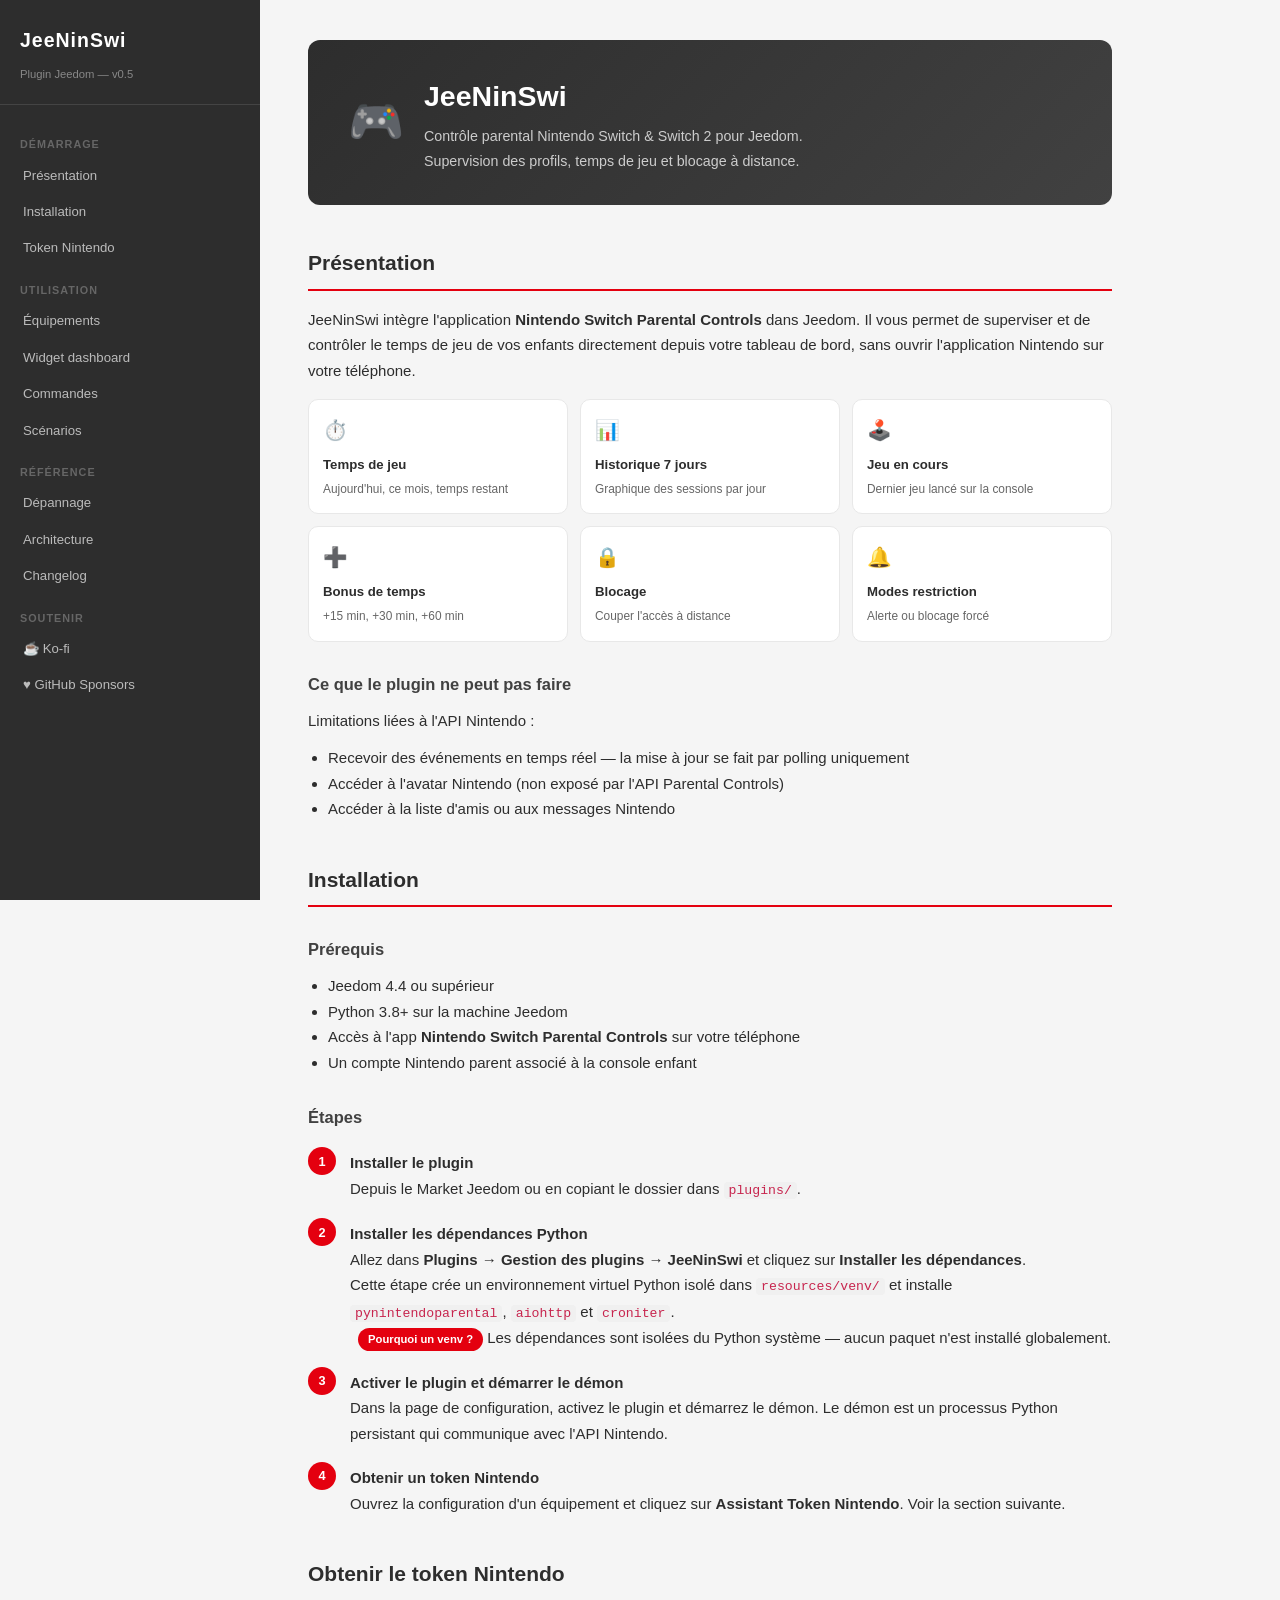
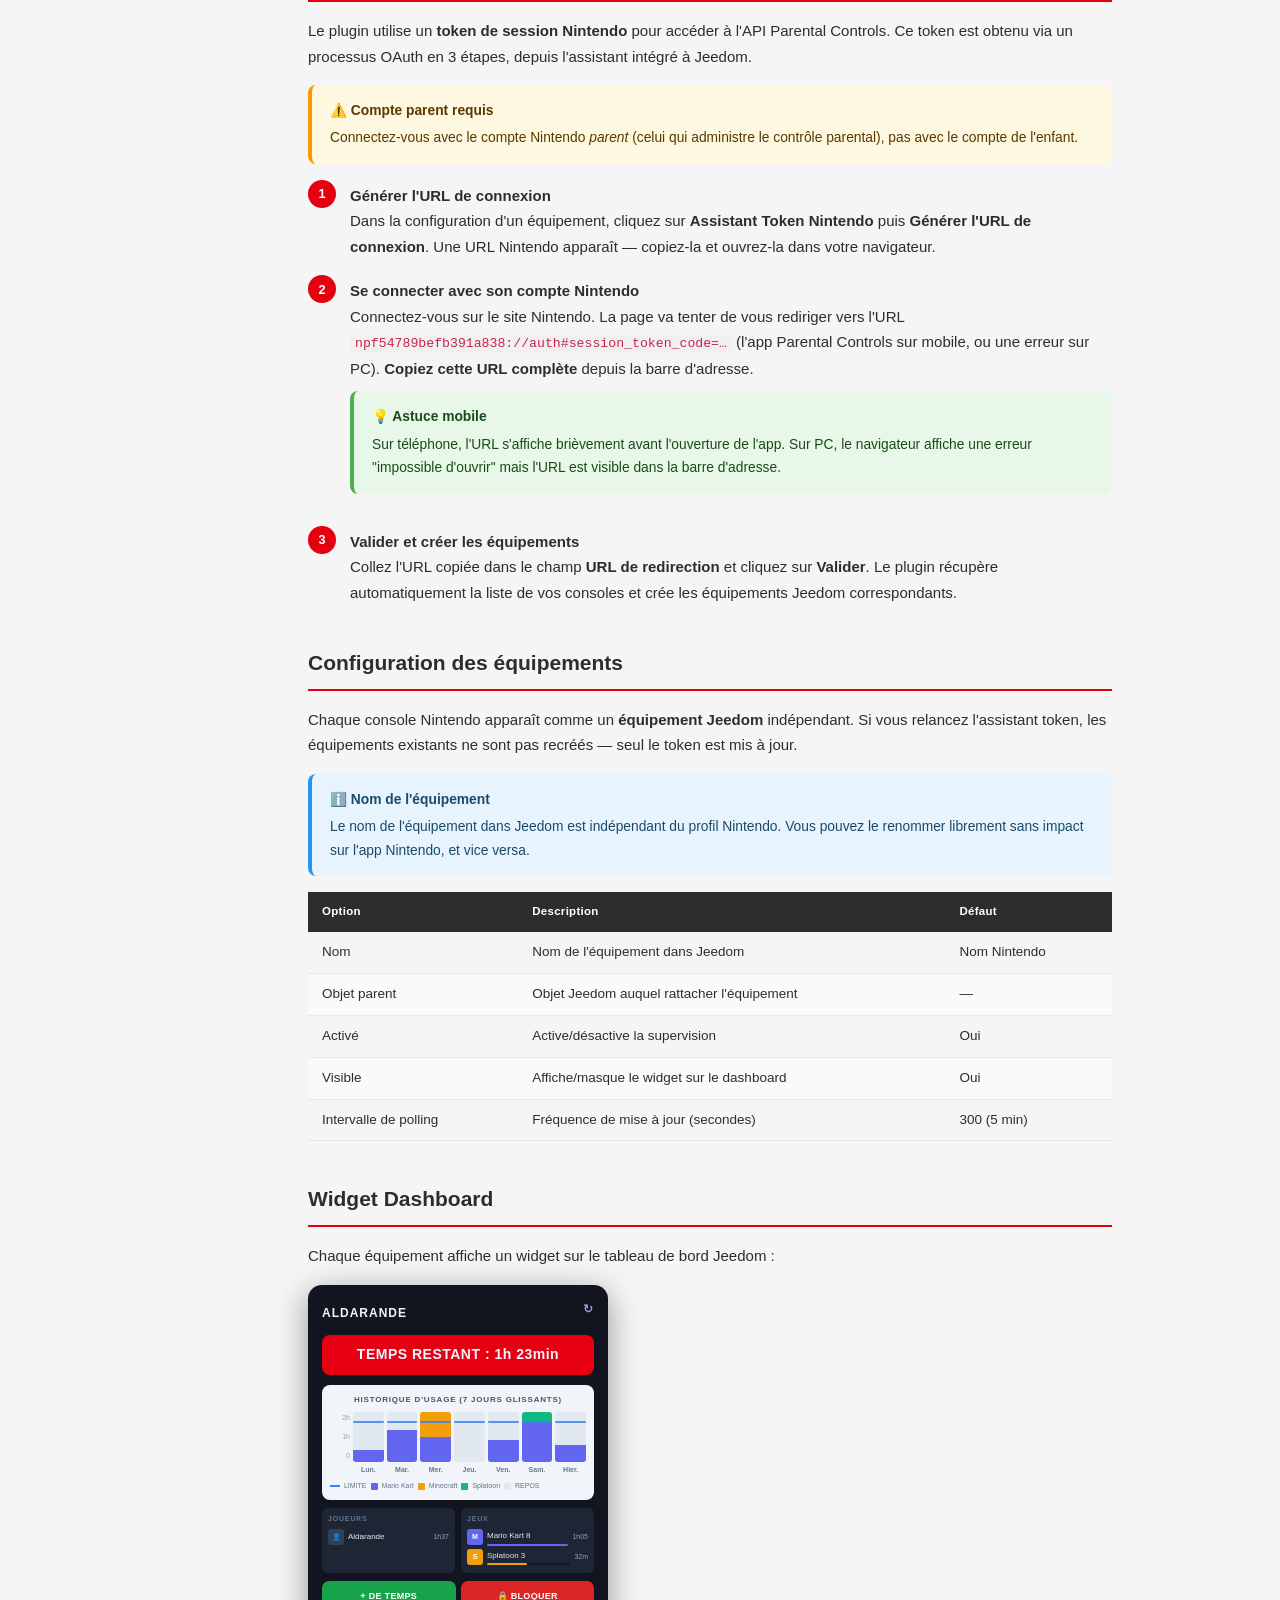
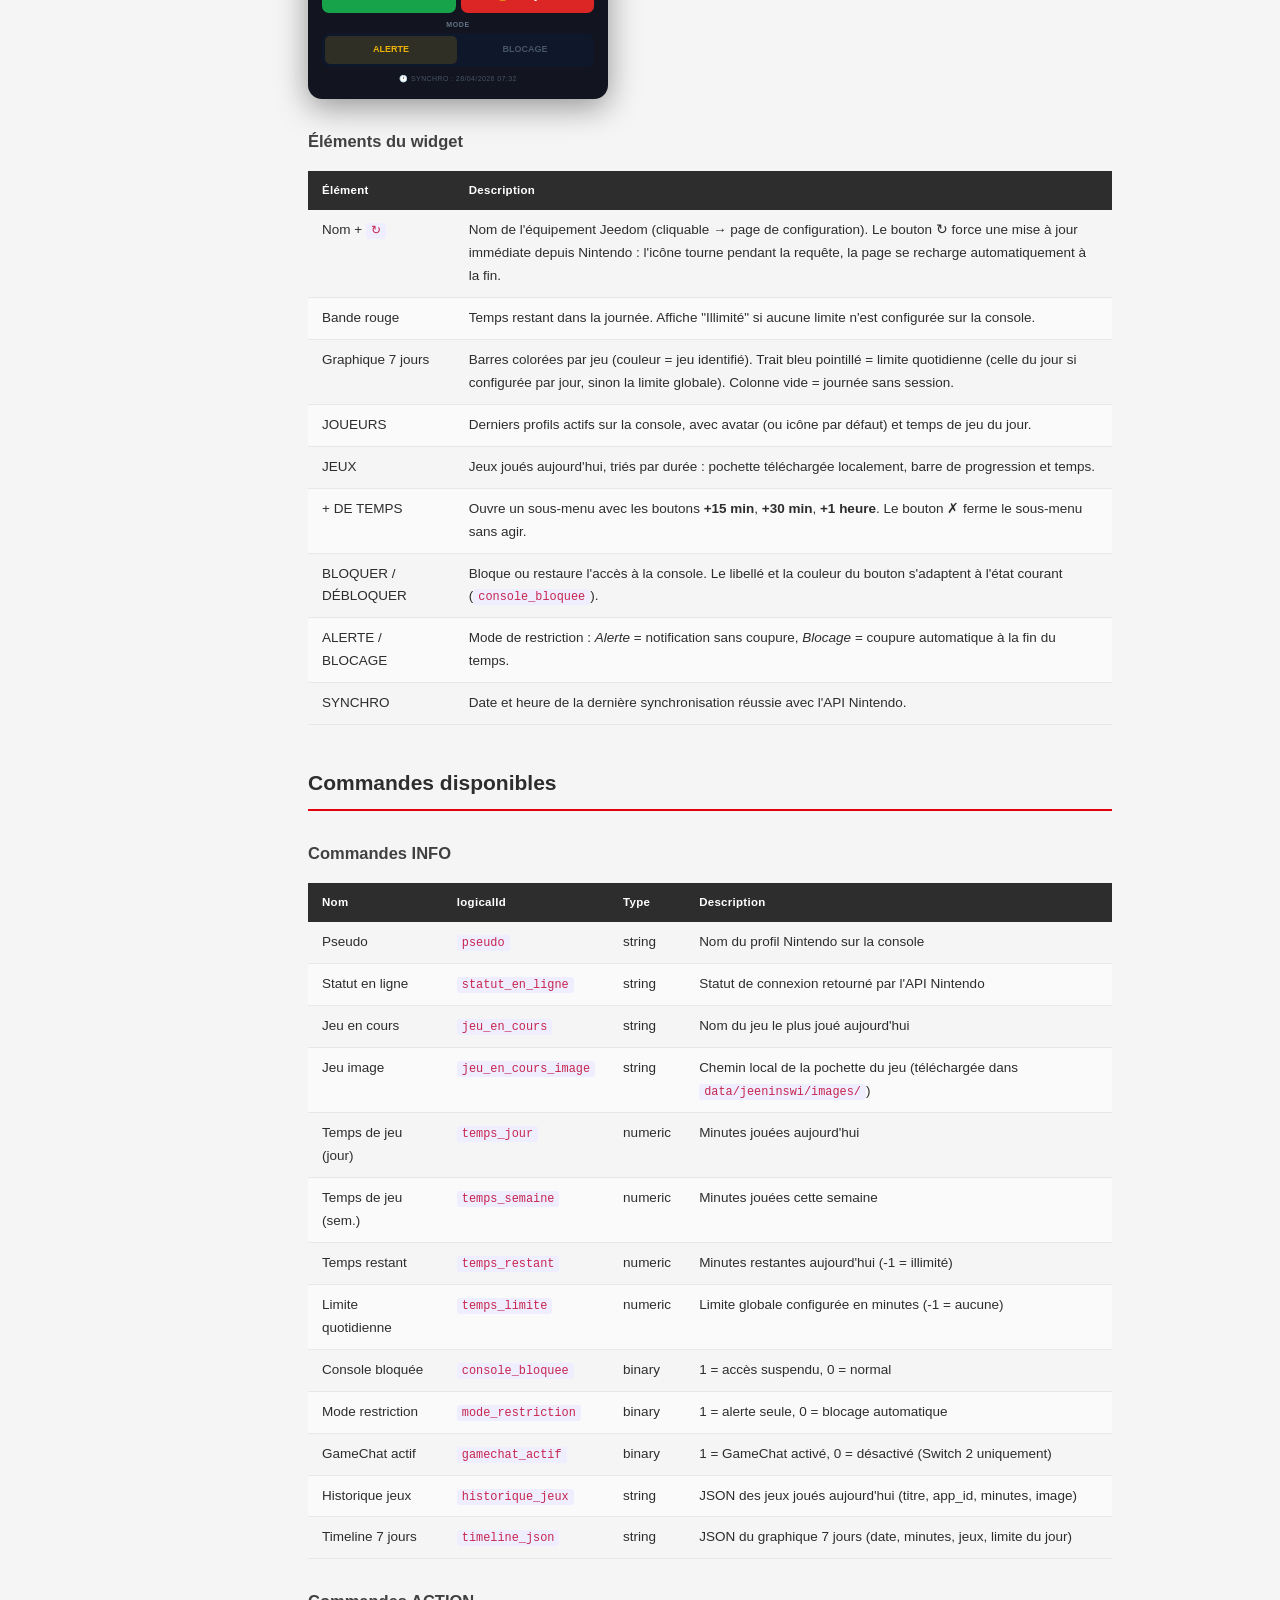
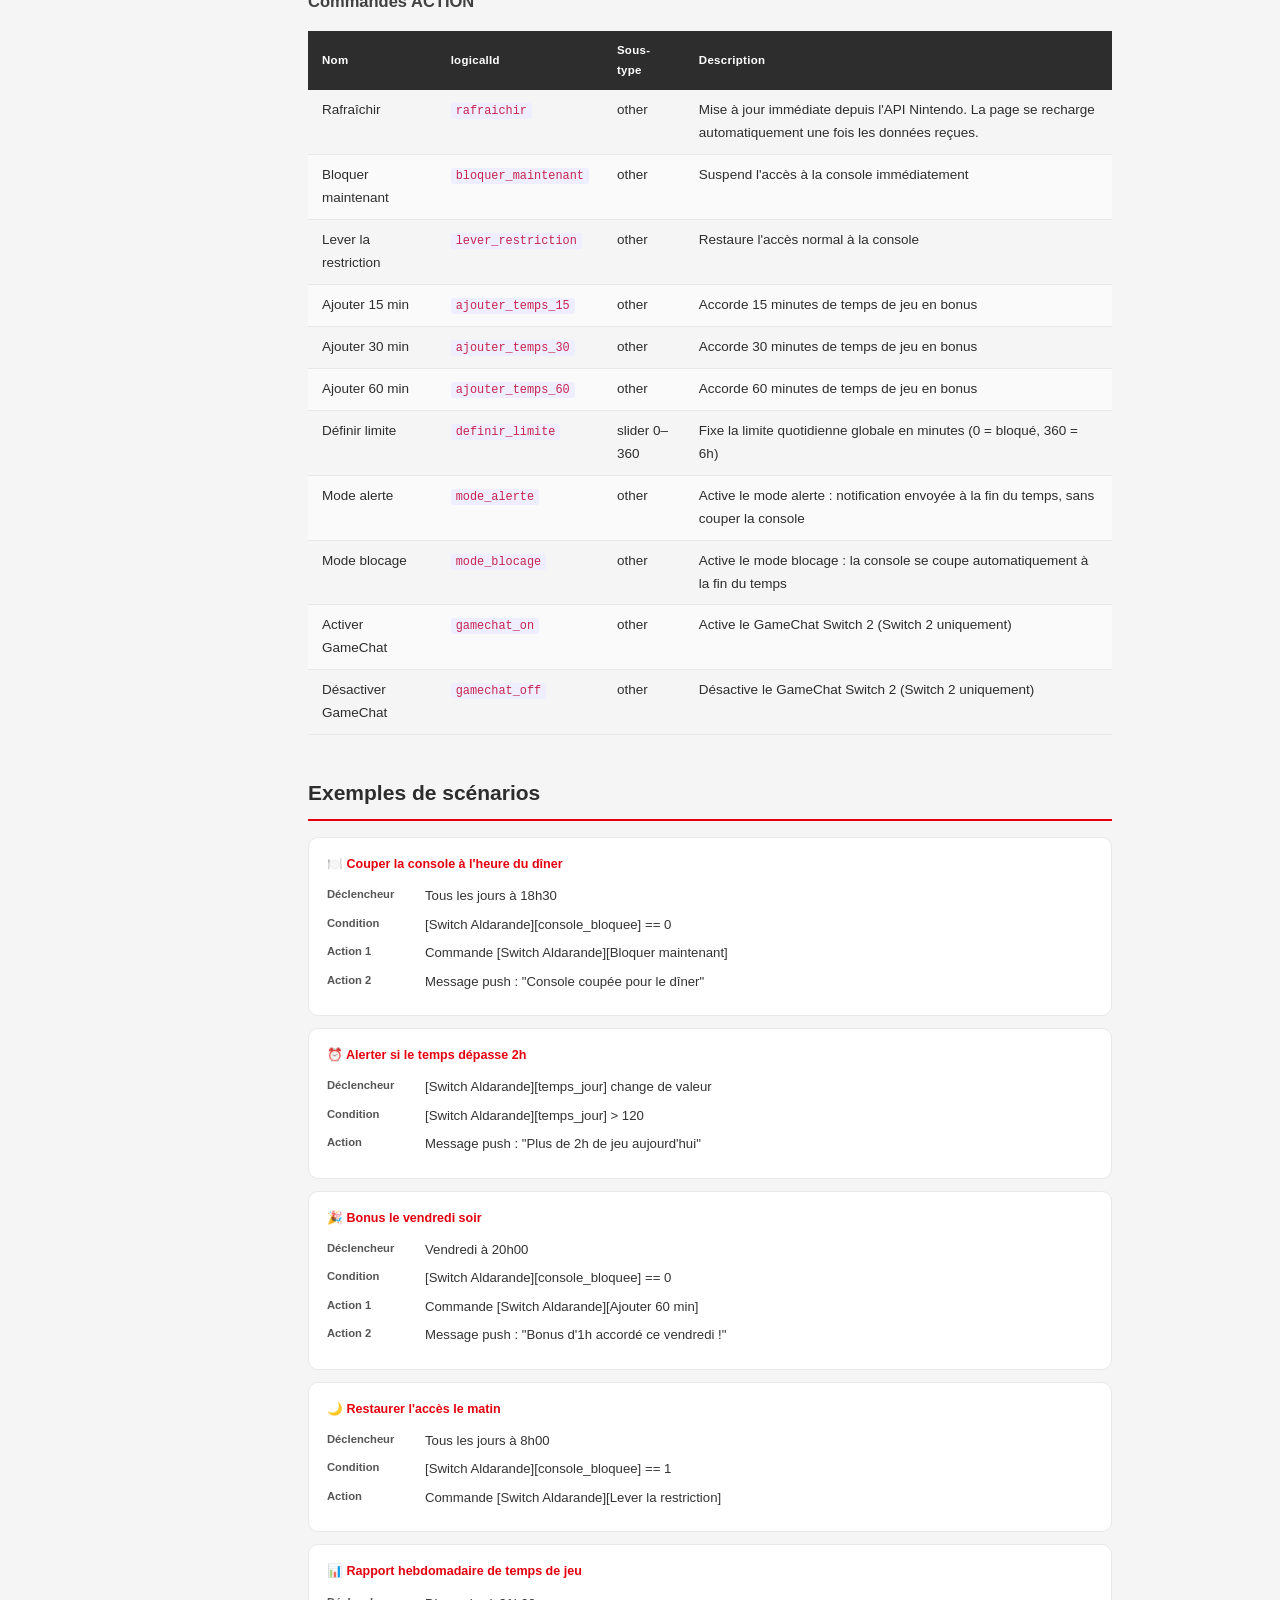
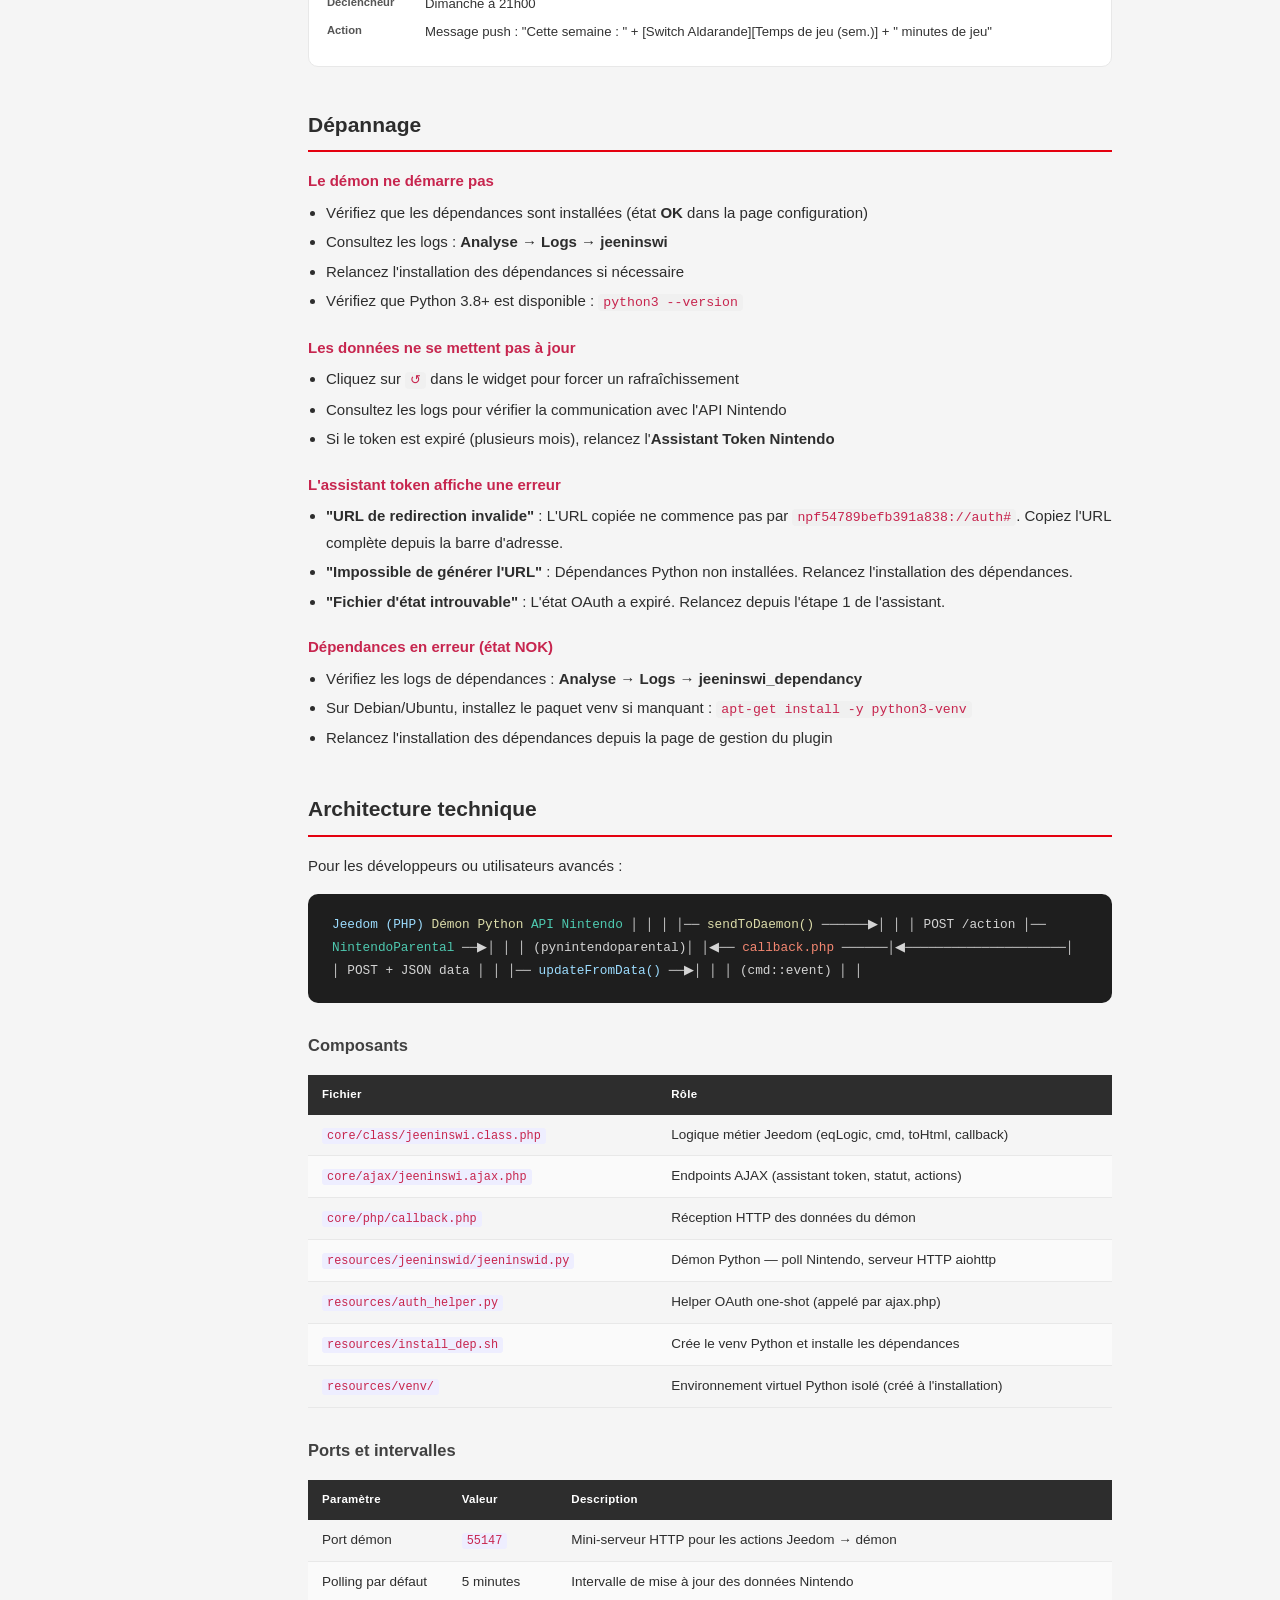
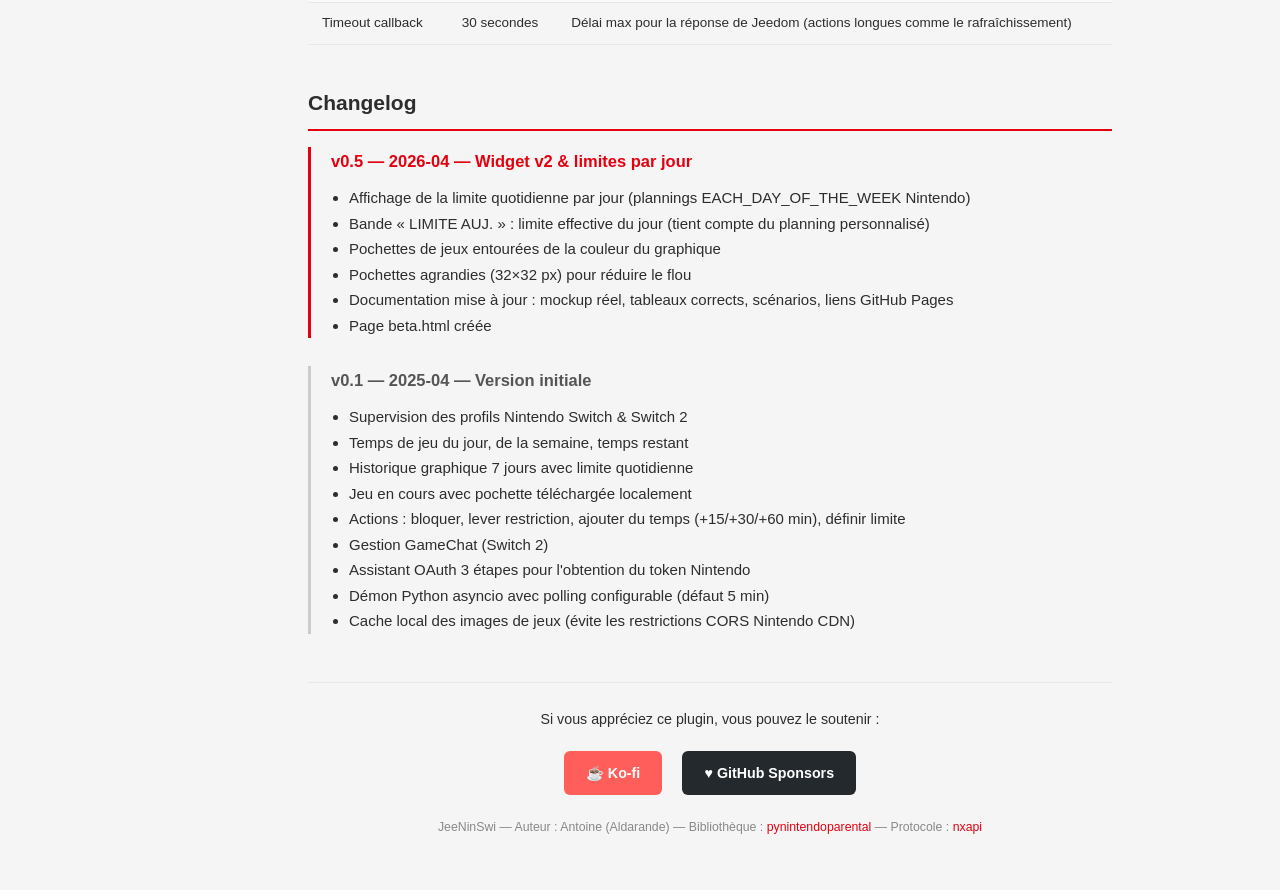
<file: docs/fr_FR/index.html>
<!DOCTYPE html>
<html lang="fr">
<head>
<meta charset="UTF-8">
<meta name="viewport" content="width=device-width, initial-scale=1.0">
<title>JeeNinSwi — Documentation</title>
<style>
  /* ── Reset & base ─────────────────────────────────────────── */
  *, *::before, *::after { box-sizing: border-box; margin: 0; padding: 0; }
  body {
    font-family: -apple-system, BlinkMacSystemFont, 'Segoe UI', Roboto, sans-serif;
    font-size: 15px;
    line-height: 1.7;
    color: #2d2d2d;
    background: #f5f5f5;
  }
  a { color: #E4000F; text-decoration: none; }
  a:hover { text-decoration: underline; }

  /* ── Layout ───────────────────────────────────────────────── */
  .page-wrapper { display: flex; min-height: 100vh; }

  /* Sidebar */
  nav {
    width: 260px;
    flex-shrink: 0;
    background: #2d2d2d;
    color: #ccc;
    padding: 24px 0;
    position: sticky;
    top: 0;
    height: 100vh;
    overflow-y: auto;
  }
  nav .logo {
    padding: 0 20px 20px;
    border-bottom: 1px solid #444;
    margin-bottom: 16px;
  }
  nav .logo h1 {
    font-size: 1.3em;
    font-weight: 900;
    color: #fff;
    letter-spacing: 1px;
  }
  nav .logo .version {
    font-size: 0.75em;
    color: #888;
    margin-top: 2px;
  }
  nav ul { list-style: none; }
  nav ul li a {
    display: block;
    padding: 7px 20px;
    color: #bbb;
    font-size: 0.88em;
    border-left: 3px solid transparent;
    transition: all .15s;
  }
  nav ul li a:hover, nav ul li a.active {
    color: #fff;
    border-left-color: #E4000F;
    background: rgba(255,255,255,.05);
    text-decoration: none;
  }
  nav ul li.section-title {
    padding: 14px 20px 4px;
    font-size: 0.72em;
    font-weight: 700;
    color: #666;
    text-transform: uppercase;
    letter-spacing: 1px;
  }

  /* Main content */
  main {
    flex: 1;
    padding: 40px 48px;
    max-width: 900px;
  }

  /* ── Typography ──────────────────────────────────────────── */
  h1 { font-size: 2em; font-weight: 900; color: #2d2d2d; margin-bottom: 8px; }
  h2 {
    font-size: 1.4em; font-weight: 800; color: #2d2d2d;
    margin: 40px 0 16px;
    padding-bottom: 8px;
    border-bottom: 2px solid #E4000F;
  }
  h3 { font-size: 1.1em; font-weight: 700; color: #414141; margin: 28px 0 10px; }
  h4 { font-size: 0.95em; font-weight: 700; color: #555; margin: 20px 0 8px; }
  p  { margin-bottom: 12px; }

  /* ── Page header ─────────────────────────────────────────── */
  .page-header {
    background: linear-gradient(135deg, #2d2d2d 0%, #414141 100%);
    color: #fff;
    padding: 32px 40px;
    border-radius: 12px;
    margin-bottom: 32px;
    display: flex;
    align-items: center;
    gap: 20px;
  }
  .page-header .icon {
    font-size: 3em;
    flex-shrink: 0;
  }
  .page-header h1 { color: #fff; margin: 0 0 4px; font-size: 1.9em; }
  .page-header p  { color: rgba(255,255,255,.75); margin: 0; font-size: 0.95em; }
  .badge {
    display: inline-block;
    padding: 2px 10px;
    border-radius: 20px;
    font-size: 0.75em;
    font-weight: 700;
    background: #E4000F;
    color: #fff;
    margin-left: 8px;
    vertical-align: middle;
  }

  /* ── Callouts ─────────────────────────────────────────────── */
  .callout {
    padding: 14px 18px;
    border-radius: 8px;
    margin: 16px 0;
    border-left: 4px solid;
    font-size: 0.92em;
  }
  .callout.info    { background: #e8f4fd; border-color: #2196f3; color: #1a4a6b; }
  .callout.tip     { background: #e8f8e8; border-color: #4caf50; color: #1a4a1a; }
  .callout.warning { background: #fff8e1; border-color: #ff9800; color: #5a3800; }
  .callout strong  { display: block; margin-bottom: 4px; }

  /* ── Tables ───────────────────────────────────────────────── */
  table {
    width: 100%;
    border-collapse: collapse;
    margin: 16px 0;
    font-size: 0.9em;
  }
  th {
    background: #2d2d2d;
    color: #fff;
    padding: 10px 14px;
    text-align: left;
    font-weight: 700;
    font-size: 0.85em;
    letter-spacing: 0.3px;
  }
  td { padding: 9px 14px; border-bottom: 1px solid #e8e8e8; vertical-align: top; }
  tr:nth-child(even) td { background: #fafafa; }
  tr:hover td { background: #f0f4ff; }
  td code { background: #eef; padding: 1px 5px; border-radius: 3px; font-size: 0.88em; }

  /* ── Code ─────────────────────────────────────────────────── */
  code {
    font-family: 'SFMono-Regular', Consolas, 'Liberation Mono', Menlo, monospace;
    font-size: 0.88em;
    background: #f0f0f0;
    padding: 1px 5px;
    border-radius: 4px;
    color: #c7254e;
  }
  pre {
    background: #1e1e1e;
    color: #d4d4d4;
    padding: 18px 20px;
    border-radius: 8px;
    overflow-x: auto;
    margin: 16px 0;
    font-size: 0.85em;
    line-height: 1.6;
  }
  pre code { background: none; color: inherit; padding: 0; font-size: inherit; }

  /* ── Steps ────────────────────────────────────────────────── */
  .steps { list-style: none; margin: 16px 0; }
  .steps li {
    display: flex;
    align-items: flex-start;
    gap: 14px;
    margin-bottom: 16px;
  }
  .step-num {
    flex-shrink: 0;
    width: 28px; height: 28px;
    border-radius: 50%;
    background: #E4000F;
    color: #fff;
    font-weight: 900;
    font-size: 0.85em;
    display: flex; align-items: center; justify-content: center;
  }
  .step-body { flex: 1; padding-top: 3px; }

  /* ── Feature grid ─────────────────────────────────────────── */
  .feature-grid {
    display: grid;
    grid-template-columns: repeat(auto-fill, minmax(200px, 1fr));
    gap: 12px;
    margin: 16px 0;
  }
  .feature-card {
    background: #fff;
    border: 1px solid #e8e8e8;
    border-radius: 10px;
    padding: 14px;
    font-size: 0.88em;
  }
  .feature-card .fc-icon { font-size: 1.5em; margin-bottom: 6px; }
  .feature-card .fc-name { font-weight: 700; color: #2d2d2d; }
  .feature-card .fc-desc { color: #666; font-size: 0.9em; margin-top: 3px; }

  /* ── Widget mockup ────────────────────────────────────────── */
  .widget-mockup {
    background: #12151f;
    color: #f0f4ff;
    border-radius: 14px;
    padding: 14px;
    width: 300px;
    font-family: -apple-system, BlinkMacSystemFont, 'Segoe UI', sans-serif;
    font-size: 13px;
    margin: 16px 0;
    box-shadow: 0 8px 32px rgba(0,0,0,.4);
  }
  .wm-hdr { display: flex; justify-content: space-between; align-items: center; margin-bottom: 8px; font-weight: 900; letter-spacing: 1px; font-size: 12px; text-transform: uppercase; }
  .wm-hdr a { color: #f0f4ff; font-size: 12px; }
  .wm-band { background: #e60012; border-radius: 8px; text-align: center; padding: 8px; font-weight: 900; margin-bottom: 10px; font-size: 14px; letter-spacing: 0.5px; }
  .wm-chart { background: #f1f5f9; border-radius: 8px; padding: 8px; margin-bottom: 8px; }
  .wm-chart-title { font-size: 8px; font-weight: 800; color: #475569; text-align: center; text-transform: uppercase; letter-spacing: 0.8px; margin-bottom: 6px; }
  .wm-cgrid { display: flex; gap: 3px; }
  .wm-yax { display: flex; flex-direction: column; justify-content: space-between; font-size: 7px; color: #94a3b8; padding-bottom: 14px; min-width: 20px; text-align: right; }
  .wm-cols { display: flex; gap: 3px; flex: 1; }
  .wm-dcol { display: flex; flex-direction: column; align-items: center; flex: 1; position: relative; }
  .wm-dbar { width: 100%; height: 50px; display: flex; flex-direction: column-reverse; border-radius: 3px; overflow: hidden; background: #e2e8f0; position: relative; }
  .wm-dseg { width: 100%; flex-shrink: 0; }
  .wm-dlbl { font-size: 7px; color: #64748b; margin-top: 2px; font-weight: 600; }
  .wm-limit { position: absolute; left: 0; right: 0; height: 2px; background: #3b82f6; opacity: .85; border-radius: 1px; }
  .wm-leg { display: flex; flex-wrap: wrap; gap: 4px; margin-top: 4px; }
  .wm-leg-item { font-size: 7px; color: #64748b; display: flex; align-items: center; gap: 2px; }
  .wm-leg-sq { width: 7px; height: 7px; border-radius: 1px; flex-shrink: 0; }
  .wm-leg-line { width: 10px; height: 2px; background: #3b82f6; flex-shrink: 0; }
  /* JOUEURS / JEUX */
  .wm-pj { display: flex; gap: 6px; margin-bottom: 8px; }
  .wm-pj-col { flex: 1; background: #1e2535; border-radius: 6px; padding: 5px 6px; }
  .wm-pj-title { font-size: 7px; font-weight: 800; color: #64748b; text-transform: uppercase; letter-spacing: 0.8px; margin-bottom: 4px; }
  .wm-pj-row { display: flex; align-items: center; gap: 4px; margin-bottom: 3px; }
  .wm-pj-img { width: 16px; height: 16px; border-radius: 3px; background: #334155; flex-shrink: 0; display: flex; align-items: center; justify-content: center; font-size: 7px; color: #fff; font-weight: 900; }
  .wm-pj-name { font-size: 8px; flex: 1; white-space: nowrap; overflow: hidden; text-overflow: ellipsis; color: #e2e8f0; }
  .wm-pj-time { font-size: 7px; color: #94a3b8; flex-shrink: 0; }
  .wm-gbar { height: 2px; background: #0f172a; border-radius: 1px; margin-top: 1px; }
  .wm-gfill { height: 100%; border-radius: 1px; }
  /* Actions */
  .wm-acts { display: flex; gap: 5px; margin-bottom: 6px; }
  .wm-ab { flex: 1; border: none; border-radius: 7px; padding: 8px 4px; font-size: 9px; font-weight: 800; text-transform: uppercase; letter-spacing: 0.3px; text-align: center; cursor: default; }
  .wm-ab-g { background: #16a34a; color: #fff; }
  .wm-ab-lock { background: #dc2626; color: #fff; }
  /* Mode */
  .wm-mode-lbl { font-size: 7px; font-weight: 700; color: #64748b; letter-spacing: 0.6px; text-align: center; margin-bottom: 3px; text-transform: uppercase; }
  .wm-seg { display: flex; background: #0f172a; border-radius: 8px; padding: 3px; gap: 2px; margin-bottom: 6px; }
  .wm-sbtn { flex: 1; border: none; border-radius: 5px; padding: 6px 4px; font-size: 9px; font-weight: 800; text-transform: uppercase; text-align: center; cursor: default; color: #475569; background: transparent; }
  .wm-sbtn.on { background: rgba(234,179,8,.15); color: #eab308; }
  .wm-sync { font-size: 7px; color: #475569; text-align: center; letter-spacing: 0.4px; }

  /* ── Scenario box ─────────────────────────────────────────── */
  .scenario {
    background: #fff;
    border: 1px solid #e8e8e8;
    border-radius: 10px;
    padding: 16px 18px;
    margin: 12px 0;
    font-size: 0.88em;
  }
  .scenario h4 { margin: 0 0 10px; color: #E4000F; font-size: 0.95em; }
  .scenario .sc-row { display: flex; gap: 8px; margin-bottom: 6px; }
  .scenario .sc-label { font-weight: 700; color: #555; min-width: 90px; font-size: 0.85em; }
  .scenario .sc-val { color: #333; }

  /* ── Troubleshooting ──────────────────────────────────────── */
  .trouble-item { margin-bottom: 20px; }
  .trouble-item .problem { font-weight: 700; color: #c7254e; margin-bottom: 6px; }
  .trouble-item ul { padding-left: 18px; }
  .trouble-item li { margin-bottom: 4px; }

  /* ── Architecture diagram ─────────────────────────────────── */
  .arch-diagram {
    background: #1e1e1e;
    color: #d4d4d4;
    border-radius: 10px;
    padding: 20px 24px;
    font-family: monospace;
    font-size: 0.85em;
    line-height: 1.8;
    margin: 16px 0;
  }
  .arch-diagram .c-green  { color: #4ec9b0; }
  .arch-diagram .c-yellow { color: #dcdcaa; }
  .arch-diagram .c-blue   { color: #9cdcfe; }
  .arch-diagram .c-red    { color: #f48771; }

  /* ── Responsive ───────────────────────────────────────────── */
  @media (max-width: 768px) {
    nav { display: none; }
    main { padding: 20px 18px; max-width: 100%; }
    .page-header { padding: 20px; }
    .feature-grid { grid-template-columns: 1fr 1fr; }
  }
</style>
</head>
<body>
<div class="page-wrapper">

<!-- ── Sidebar navigation ─────────────────────────────────────────────── -->
<nav>
  <div class="logo">
    <h1>JeeNinSwi</h1>
    <div class="version">Plugin Jeedom — v0.5</div>
  </div>
  <ul>
    <li class="section-title">Démarrage</li>
    <li><a href="#presentation">Présentation</a></li>
    <li><a href="#installation">Installation</a></li>
    <li><a href="#token">Token Nintendo</a></li>

    <li class="section-title">Utilisation</li>
    <li><a href="#equipements">Équipements</a></li>
    <li><a href="#widget">Widget dashboard</a></li>
    <li><a href="#commandes">Commandes</a></li>
    <li><a href="#scenarios">Scénarios</a></li>

    <li class="section-title">Référence</li>
    <li><a href="#depannage">Dépannage</a></li>
    <li><a href="#architecture">Architecture</a></li>
    <li><a href="#changelog">Changelog</a></li>

    <li class="section-title">Soutenir</li>
    <li><a href="https://ko-fi.com/aldarande" target="_blank">☕ Ko-fi</a></li>
    <li><a href="https://github.com/sponsors/Aldarande" target="_blank">♥ GitHub Sponsors</a></li>
  </ul>
</nav>

<!-- ── Main content ───────────────────────────────────────────────────── -->
<main>

  <!-- Header -->
  <div class="page-header">
    <div class="icon">🎮</div>
    <div>
      <h1>JeeNinSwi</h1>
      <p>Contrôle parental Nintendo Switch &amp; Switch 2 pour Jeedom.<br>
         Supervision des profils, temps de jeu et blocage à distance.</p>
    </div>
  </div>

  <!-- ── Présentation ──────────────────────────────────────────────────── -->
  <h2 id="presentation">Présentation</h2>

  <p>JeeNinSwi intègre l'application <strong>Nintendo Switch Parental Controls</strong>
  dans Jeedom. Il vous permet de superviser et de contrôler le temps de jeu de vos
  enfants directement depuis votre tableau de bord, sans ouvrir l'application
  Nintendo sur votre téléphone.</p>

  <div class="feature-grid">
    <div class="feature-card">
      <div class="fc-icon">⏱️</div>
      <div class="fc-name">Temps de jeu</div>
      <div class="fc-desc">Aujourd'hui, ce mois, temps restant</div>
    </div>
    <div class="feature-card">
      <div class="fc-icon">📊</div>
      <div class="fc-name">Historique 7 jours</div>
      <div class="fc-desc">Graphique des sessions par jour</div>
    </div>
    <div class="feature-card">
      <div class="fc-icon">🕹️</div>
      <div class="fc-name">Jeu en cours</div>
      <div class="fc-desc">Dernier jeu lancé sur la console</div>
    </div>
    <div class="feature-card">
      <div class="fc-icon">➕</div>
      <div class="fc-name">Bonus de temps</div>
      <div class="fc-desc">+15 min, +30 min, +60 min</div>
    </div>
    <div class="feature-card">
      <div class="fc-icon">🔒</div>
      <div class="fc-name">Blocage</div>
      <div class="fc-desc">Couper l'accès à distance</div>
    </div>
    <div class="feature-card">
      <div class="fc-icon">🔔</div>
      <div class="fc-name">Modes restriction</div>
      <div class="fc-desc">Alerte ou blocage forcé</div>
    </div>
  </div>

  <h3>Ce que le plugin ne peut pas faire</h3>
  <p>Limitations liées à l'API Nintendo :</p>
  <ul style="padding-left:20px;margin-bottom:12px;">
    <li>Recevoir des événements en temps réel — la mise à jour se fait par polling uniquement</li>
    <li>Accéder à l'avatar Nintendo (non exposé par l'API Parental Controls)</li>
    <li>Accéder à la liste d'amis ou aux messages Nintendo</li>
  </ul>

  <!-- ── Installation ─────────────────────────────────────────────────── -->
  <h2 id="installation">Installation</h2>

  <h3>Prérequis</h3>
  <ul style="padding-left:20px;margin-bottom:12px;">
    <li>Jeedom 4.4 ou supérieur</li>
    <li>Python 3.8+ sur la machine Jeedom</li>
    <li>Accès à l'app <strong>Nintendo Switch Parental Controls</strong> sur votre téléphone</li>
    <li>Un compte Nintendo parent associé à la console enfant</li>
  </ul>

  <h3>Étapes</h3>
  <ol class="steps">
    <li>
      <div class="step-num">1</div>
      <div class="step-body">
        <strong>Installer le plugin</strong><br>
        Depuis le Market Jeedom ou en copiant le dossier dans <code>plugins/</code>.
      </div>
    </li>
    <li>
      <div class="step-num">2</div>
      <div class="step-body">
        <strong>Installer les dépendances Python</strong><br>
        Allez dans <strong>Plugins → Gestion des plugins → JeeNinSwi</strong>
        et cliquez sur <strong>Installer les dépendances</strong>.<br>
        Cette étape crée un environnement virtuel Python isolé dans
        <code>resources/venv/</code> et installe <code>pynintendoparental</code>,
        <code>aiohttp</code> et <code>croniter</code>.<br>
        <span class="badge">Pourquoi un venv ?</span>
        Les dépendances sont isolées du Python système — aucun paquet n'est
        installé globalement.
      </div>
    </li>
    <li>
      <div class="step-num">3</div>
      <div class="step-body">
        <strong>Activer le plugin et démarrer le démon</strong><br>
        Dans la page de configuration, activez le plugin et démarrez le démon.
        Le démon est un processus Python persistant qui communique avec l'API Nintendo.
      </div>
    </li>
    <li>
      <div class="step-num">4</div>
      <div class="step-body">
        <strong>Obtenir un token Nintendo</strong><br>
        Ouvrez la configuration d'un équipement et cliquez sur
        <strong>Assistant Token Nintendo</strong>. Voir la section suivante.
      </div>
    </li>
  </ol>

  <!-- ── Token Nintendo ────────────────────────────────────────────────── -->
  <h2 id="token">Obtenir le token Nintendo</h2>

  <p>Le plugin utilise un <strong>token de session Nintendo</strong> pour accéder à
  l'API Parental Controls. Ce token est obtenu via un processus OAuth en 3 étapes,
  depuis l'assistant intégré à Jeedom.</p>

  <div class="callout warning">
    <strong>⚠️ Compte parent requis</strong>
    Connectez-vous avec le compte Nintendo <em>parent</em> (celui qui administre
    le contrôle parental), pas avec le compte de l'enfant.
  </div>

  <ol class="steps">
    <li>
      <div class="step-num">1</div>
      <div class="step-body">
        <strong>Générer l'URL de connexion</strong><br>
        Dans la configuration d'un équipement, cliquez sur
        <strong>Assistant Token Nintendo</strong> puis
        <strong>Générer l'URL de connexion</strong>.
        Une URL Nintendo apparaît — copiez-la et ouvrez-la dans votre navigateur.
      </div>
    </li>
    <li>
      <div class="step-num">2</div>
      <div class="step-body">
        <strong>Se connecter avec son compte Nintendo</strong><br>
        Connectez-vous sur le site Nintendo. La page va tenter de vous rediriger
        vers l'URL <code>npf54789befb391a838://auth#session_token_code=…</code>
        (l'app Parental Controls sur mobile, ou une erreur sur PC).
        <strong>Copiez cette URL complète</strong> depuis la barre d'adresse.
        <div class="callout tip" style="margin-top:10px;">
          <strong>💡 Astuce mobile</strong>
          Sur téléphone, l'URL s'affiche brièvement avant l'ouverture de l'app.
          Sur PC, le navigateur affiche une erreur "impossible d'ouvrir" mais
          l'URL est visible dans la barre d'adresse.
        </div>
      </div>
    </li>
    <li>
      <div class="step-num">3</div>
      <div class="step-body">
        <strong>Valider et créer les équipements</strong><br>
        Collez l'URL copiée dans le champ <strong>URL de redirection</strong>
        et cliquez sur <strong>Valider</strong>.
        Le plugin récupère automatiquement la liste de vos consoles et crée
        les équipements Jeedom correspondants.
      </div>
    </li>
  </ol>

  <!-- ── Équipements ───────────────────────────────────────────────────── -->
  <h2 id="equipements">Configuration des équipements</h2>

  <p>Chaque console Nintendo apparaît comme un <strong>équipement Jeedom</strong>
  indépendant. Si vous relancez l'assistant token, les équipements existants
  ne sont pas recréés — seul le token est mis à jour.</p>

  <div class="callout info">
    <strong>ℹ️ Nom de l'équipement</strong>
    Le nom de l'équipement dans Jeedom est indépendant du profil Nintendo.
    Vous pouvez le renommer librement sans impact sur l'app Nintendo,
    et vice versa.
  </div>

  <table>
    <thead><tr><th>Option</th><th>Description</th><th>Défaut</th></tr></thead>
    <tbody>
      <tr><td>Nom</td><td>Nom de l'équipement dans Jeedom</td><td>Nom Nintendo</td></tr>
      <tr><td>Objet parent</td><td>Objet Jeedom auquel rattacher l'équipement</td><td>—</td></tr>
      <tr><td>Activé</td><td>Active/désactive la supervision</td><td>Oui</td></tr>
      <tr><td>Visible</td><td>Affiche/masque le widget sur le dashboard</td><td>Oui</td></tr>
      <tr><td>Intervalle de polling</td><td>Fréquence de mise à jour (secondes)</td><td>300 (5 min)</td></tr>
    </tbody>
  </table>

  <!-- ── Widget ─────────────────────────────────────────────────────────── -->
  <h2 id="widget">Widget Dashboard</h2>

  <p>Chaque équipement affiche un widget sur le tableau de bord Jeedom :</p>

  <!-- Widget mockup -->
  <div class="widget-mockup">
    <!-- Header -->
    <div class="wm-hdr">
      <span>ALDARANDE</span>
      <span class="wm-hdr a" style="color:#8b9ec7;font-size:12px;">&#8635;</span>
    </div>
    <!-- Temps restant -->
    <div class="wm-band">TEMPS RESTANT&nbsp;: 1h 23min</div>
    <!-- Chart 7 jours -->
    <div class="wm-chart">
      <div class="wm-chart-title">HISTORIQUE D'USAGE (7 JOURS GLISSANTS)</div>
      <div class="wm-cgrid">
        <div class="wm-yax"><span>2h</span><span>1h</span><span>0</span></div>
        <div class="wm-cols">
          <!-- 7 colonnes : jours de la semaine -->
          <div class="wm-dcol">
            <div class="wm-dbar"><div class="wm-dseg" style="height:25%;background:#6366f1"></div></div>
            <div class="wm-limit" style="bottom:calc(14px + 39px)"></div>
            <div class="wm-dlbl">Lun.</div>
          </div>
          <div class="wm-dcol">
            <div class="wm-dbar"><div class="wm-dseg" style="height:65%;background:#6366f1"></div></div>
            <div class="wm-limit" style="bottom:calc(14px + 39px)"></div>
            <div class="wm-dlbl">Mar.</div>
          </div>
          <div class="wm-dcol">
            <div class="wm-dbar">
              <div class="wm-dseg" style="height:50%;background:#6366f1"></div>
              <div class="wm-dseg" style="height:60%;background:#f59e0b"></div>
            </div>
            <div class="wm-limit" style="bottom:calc(14px + 39px)"></div>
            <div class="wm-dlbl">Mer.</div>
          </div>
          <div class="wm-dcol">
            <div class="wm-dbar"></div>
            <div class="wm-limit" style="bottom:calc(14px + 39px)"></div>
            <div class="wm-dlbl">Jeu.</div>
          </div>
          <div class="wm-dcol">
            <div class="wm-dbar"><div class="wm-dseg" style="height:45%;background:#6366f1"></div></div>
            <div class="wm-limit" style="bottom:calc(14px + 39px)"></div>
            <div class="wm-dlbl">Ven.</div>
          </div>
          <div class="wm-dcol">
            <div class="wm-dbar">
              <div class="wm-dseg" style="height:80%;background:#6366f1"></div>
              <div class="wm-dseg" style="height:30%;background:#10b981"></div>
            </div>
            <div class="wm-limit" style="bottom:calc(14px + 39px)"></div>
            <div class="wm-dlbl">Sam.</div>
          </div>
          <div class="wm-dcol">
            <div class="wm-dbar"><div class="wm-dseg" style="height:35%;background:#6366f1"></div></div>
            <div class="wm-limit" style="bottom:calc(14px + 39px)"></div>
            <div class="wm-dlbl">Hier.</div>
          </div>
        </div>
      </div>
      <div class="wm-leg">
        <span class="wm-leg-item"><span class="wm-leg-line"></span>&nbsp;LIMITE</span>
        <span class="wm-leg-item"><span class="wm-leg-sq" style="background:#6366f1"></span>&nbsp;Mario Kart</span>
        <span class="wm-leg-item"><span class="wm-leg-sq" style="background:#f59e0b"></span>&nbsp;Minecraft</span>
        <span class="wm-leg-item"><span class="wm-leg-sq" style="background:#10b981"></span>&nbsp;Splatoon</span>
        <span class="wm-leg-item"><span class="wm-leg-sq" style="background:#e2e8f0"></span>&nbsp;REPOS</span>
      </div>
    </div>
    <!-- JOUEURS / JEUX -->
    <div class="wm-pj">
      <div class="wm-pj-col">
        <div class="wm-pj-title">JOUEURS</div>
        <div class="wm-pj-row">
          <div class="wm-pj-img">👤</div>
          <div class="wm-pj-name">Aldarande</div>
          <span class="wm-pj-time">1h37</span>
        </div>
      </div>
      <div class="wm-pj-col">
        <div class="wm-pj-title">JEUX</div>
        <div class="wm-pj-row">
          <div class="wm-pj-img" style="background:#6366f1">M</div>
          <div style="flex:1">
            <div class="wm-pj-name">Mario Kart 8</div>
            <div class="wm-gbar"><div class="wm-gfill" style="width:100%;background:#6366f1"></div></div>
          </div>
          <span class="wm-pj-time">1h05</span>
        </div>
        <div class="wm-pj-row">
          <div class="wm-pj-img" style="background:#f59e0b">S</div>
          <div style="flex:1">
            <div class="wm-pj-name">Splatoon 3</div>
            <div class="wm-gbar"><div class="wm-gfill" style="width:48%;background:#f59e0b"></div></div>
          </div>
          <span class="wm-pj-time">32m</span>
        </div>
      </div>
    </div>
    <!-- Boutons actions -->
    <div class="wm-acts">
      <div class="wm-ab wm-ab-g">+ DE TEMPS</div>
      <div class="wm-ab wm-ab-lock">🔒 BLOQUER</div>
    </div>
    <!-- Mode restriction -->
    <div class="wm-mode-lbl">MODE</div>
    <div class="wm-seg">
      <div class="wm-sbtn on">ALERTE</div>
      <div class="wm-sbtn">BLOCAGE</div>
    </div>
    <!-- Synchro -->
    <div class="wm-sync">🕐 SYNCHRO&nbsp;: 28/04/2026 07:32</div>
  </div>

  <h3>Éléments du widget</h3>
  <table>
    <thead><tr><th>Élément</th><th>Description</th></tr></thead>
    <tbody>
      <tr><td>Nom + <code>&#8635;</code></td><td>Nom de l'équipement Jeedom (cliquable → page de configuration). Le bouton ↻ force une mise à jour immédiate depuis Nintendo : l'icône tourne pendant la requête, la page se recharge automatiquement à la fin.</td></tr>
      <tr><td>Bande rouge</td><td>Temps restant dans la journée. Affiche "Illimité" si aucune limite n'est configurée sur la console.</td></tr>
      <tr><td>Graphique 7 jours</td><td>Barres colorées par jeu (couleur = jeu identifié). Trait bleu pointillé = limite quotidienne (celle du jour si configurée par jour, sinon la limite globale). Colonne vide = journée sans session.</td></tr>
      <tr><td>JOUEURS</td><td>Derniers profils actifs sur la console, avec avatar (ou icône par défaut) et temps de jeu du jour.</td></tr>
      <tr><td>JEUX</td><td>Jeux joués aujourd'hui, triés par durée : pochette téléchargée localement, barre de progression et temps.</td></tr>
      <tr><td>+ DE TEMPS</td><td>Ouvre un sous-menu avec les boutons <strong>+15 min</strong>, <strong>+30 min</strong>, <strong>+1 heure</strong>. Le bouton ✗ ferme le sous-menu sans agir.</td></tr>
      <tr><td>BLOQUER / DÉBLOQUER</td><td>Bloque ou restaure l'accès à la console. Le libellé et la couleur du bouton s'adaptent à l'état courant (<code>console_bloquee</code>).</td></tr>
      <tr><td>ALERTE / BLOCAGE</td><td>Mode de restriction : <em>Alerte</em> = notification sans coupure, <em>Blocage</em> = coupure automatique à la fin du temps.</td></tr>
      <tr><td>SYNCHRO</td><td>Date et heure de la dernière synchronisation réussie avec l'API Nintendo.</td></tr>
    </tbody>
  </table>

  <!-- ── Commandes ─────────────────────────────────────────────────────── -->
  <h2 id="commandes">Commandes disponibles</h2>

  <h3>Commandes INFO</h3>
  <table>
    <thead><tr><th>Nom</th><th>logicalId</th><th>Type</th><th>Description</th></tr></thead>
    <tbody>
      <tr><td>Pseudo</td><td><code>pseudo</code></td><td>string</td><td>Nom du profil Nintendo sur la console</td></tr>
      <tr><td>Statut en ligne</td><td><code>statut_en_ligne</code></td><td>string</td><td>Statut de connexion retourné par l'API Nintendo</td></tr>
      <tr><td>Jeu en cours</td><td><code>jeu_en_cours</code></td><td>string</td><td>Nom du jeu le plus joué aujourd'hui</td></tr>
      <tr><td>Jeu image</td><td><code>jeu_en_cours_image</code></td><td>string</td><td>Chemin local de la pochette du jeu (téléchargée dans <code>data/jeeninswi/images/</code>)</td></tr>
      <tr><td>Temps de jeu (jour)</td><td><code>temps_jour</code></td><td>numeric</td><td>Minutes jouées aujourd'hui</td></tr>
      <tr><td>Temps de jeu (sem.)</td><td><code>temps_semaine</code></td><td>numeric</td><td>Minutes jouées cette semaine</td></tr>
      <tr><td>Temps restant</td><td><code>temps_restant</code></td><td>numeric</td><td>Minutes restantes aujourd'hui (-1 = illimité)</td></tr>
      <tr><td>Limite quotidienne</td><td><code>temps_limite</code></td><td>numeric</td><td>Limite globale configurée en minutes (-1 = aucune)</td></tr>
      <tr><td>Console bloquée</td><td><code>console_bloquee</code></td><td>binary</td><td>1 = accès suspendu, 0 = normal</td></tr>
      <tr><td>Mode restriction</td><td><code>mode_restriction</code></td><td>binary</td><td>1 = alerte seule, 0 = blocage automatique</td></tr>
      <tr><td>GameChat actif</td><td><code>gamechat_actif</code></td><td>binary</td><td>1 = GameChat activé, 0 = désactivé (Switch 2 uniquement)</td></tr>
      <tr><td>Historique jeux</td><td><code>historique_jeux</code></td><td>string</td><td>JSON des jeux joués aujourd'hui (titre, app_id, minutes, image)</td></tr>
      <tr><td>Timeline 7 jours</td><td><code>timeline_json</code></td><td>string</td><td>JSON du graphique 7 jours (date, minutes, jeux, limite du jour)</td></tr>
    </tbody>
  </table>

  <h3>Commandes ACTION</h3>
  <table>
    <thead><tr><th>Nom</th><th>logicalId</th><th>Sous-type</th><th>Description</th></tr></thead>
    <tbody>
      <tr><td>Rafraîchir</td><td><code>rafraichir</code></td><td>other</td><td>Mise à jour immédiate depuis l'API Nintendo. La page se recharge automatiquement une fois les données reçues.</td></tr>
      <tr><td>Bloquer maintenant</td><td><code>bloquer_maintenant</code></td><td>other</td><td>Suspend l'accès à la console immédiatement</td></tr>
      <tr><td>Lever la restriction</td><td><code>lever_restriction</code></td><td>other</td><td>Restaure l'accès normal à la console</td></tr>
      <tr><td>Ajouter 15 min</td><td><code>ajouter_temps_15</code></td><td>other</td><td>Accorde 15 minutes de temps de jeu en bonus</td></tr>
      <tr><td>Ajouter 30 min</td><td><code>ajouter_temps_30</code></td><td>other</td><td>Accorde 30 minutes de temps de jeu en bonus</td></tr>
      <tr><td>Ajouter 60 min</td><td><code>ajouter_temps_60</code></td><td>other</td><td>Accorde 60 minutes de temps de jeu en bonus</td></tr>
      <tr><td>Définir limite</td><td><code>definir_limite</code></td><td>slider 0–360</td><td>Fixe la limite quotidienne globale en minutes (0 = bloqué, 360 = 6h)</td></tr>
      <tr><td>Mode alerte</td><td><code>mode_alerte</code></td><td>other</td><td>Active le mode alerte : notification envoyée à la fin du temps, sans couper la console</td></tr>
      <tr><td>Mode blocage</td><td><code>mode_blocage</code></td><td>other</td><td>Active le mode blocage : la console se coupe automatiquement à la fin du temps</td></tr>
      <tr><td>Activer GameChat</td><td><code>gamechat_on</code></td><td>other</td><td>Active le GameChat Switch 2 (Switch 2 uniquement)</td></tr>
      <tr><td>Désactiver GameChat</td><td><code>gamechat_off</code></td><td>other</td><td>Désactive le GameChat Switch 2 (Switch 2 uniquement)</td></tr>
    </tbody>
  </table>

  <!-- ── Scénarios ─────────────────────────────────────────────────────── -->
  <h2 id="scenarios">Exemples de scénarios</h2>

  <div class="scenario">
    <h4>🍽️ Couper la console à l'heure du dîner</h4>
    <div class="sc-row"><div class="sc-label">Déclencheur</div><div class="sc-val">Tous les jours à 18h30</div></div>
    <div class="sc-row"><div class="sc-label">Condition</div><div class="sc-val">[Switch Aldarande][console_bloquee] == 0</div></div>
    <div class="sc-row"><div class="sc-label">Action 1</div><div class="sc-val">Commande [Switch Aldarande][Bloquer maintenant]</div></div>
    <div class="sc-row"><div class="sc-label">Action 2</div><div class="sc-val">Message push : "Console coupée pour le dîner"</div></div>
  </div>

  <div class="scenario">
    <h4>⏰ Alerter si le temps dépasse 2h</h4>
    <div class="sc-row"><div class="sc-label">Déclencheur</div><div class="sc-val">[Switch Aldarande][temps_jour] change de valeur</div></div>
    <div class="sc-row"><div class="sc-label">Condition</div><div class="sc-val">[Switch Aldarande][temps_jour] &gt; 120</div></div>
    <div class="sc-row"><div class="sc-label">Action</div><div class="sc-val">Message push : "Plus de 2h de jeu aujourd'hui"</div></div>
  </div>

  <div class="scenario">
    <h4>🎉 Bonus le vendredi soir</h4>
    <div class="sc-row"><div class="sc-label">Déclencheur</div><div class="sc-val">Vendredi à 20h00</div></div>
    <div class="sc-row"><div class="sc-label">Condition</div><div class="sc-val">[Switch Aldarande][console_bloquee] == 0</div></div>
    <div class="sc-row"><div class="sc-label">Action 1</div><div class="sc-val">Commande [Switch Aldarande][Ajouter 60 min]</div></div>
    <div class="sc-row"><div class="sc-label">Action 2</div><div class="sc-val">Message push : "Bonus d'1h accordé ce vendredi !"</div></div>
  </div>

  <div class="scenario">
    <h4>🌙 Restaurer l'accès le matin</h4>
    <div class="sc-row"><div class="sc-label">Déclencheur</div><div class="sc-val">Tous les jours à 8h00</div></div>
    <div class="sc-row"><div class="sc-label">Condition</div><div class="sc-val">[Switch Aldarande][console_bloquee] == 1</div></div>
    <div class="sc-row"><div class="sc-label">Action</div><div class="sc-val">Commande [Switch Aldarande][Lever la restriction]</div></div>
  </div>

  <div class="scenario">
    <h4>📊 Rapport hebdomadaire de temps de jeu</h4>
    <div class="sc-row"><div class="sc-label">Déclencheur</div><div class="sc-val">Dimanche à 21h00</div></div>
    <div class="sc-row"><div class="sc-label">Action</div><div class="sc-val">Message push : "Cette semaine : " + [Switch Aldarande][Temps de jeu (sem.)] + " minutes de jeu"</div></div>
  </div>

  <!-- ── Dépannage ─────────────────────────────────────────────────────── -->
  <h2 id="depannage">Dépannage</h2>

  <div class="trouble-item">
    <div class="problem">Le démon ne démarre pas</div>
    <ul>
      <li>Vérifiez que les dépendances sont installées (état <strong>OK</strong> dans la page configuration)</li>
      <li>Consultez les logs : <strong>Analyse → Logs → jeeninswi</strong></li>
      <li>Relancez l'installation des dépendances si nécessaire</li>
      <li>Vérifiez que Python 3.8+ est disponible : <code>python3 --version</code></li>
    </ul>
  </div>

  <div class="trouble-item">
    <div class="problem">Les données ne se mettent pas à jour</div>
    <ul>
      <li>Cliquez sur <code>↺</code> dans le widget pour forcer un rafraîchissement</li>
      <li>Consultez les logs pour vérifier la communication avec l'API Nintendo</li>
      <li>Si le token est expiré (plusieurs mois), relancez l'<strong>Assistant Token Nintendo</strong></li>
    </ul>
  </div>

  <div class="trouble-item">
    <div class="problem">L'assistant token affiche une erreur</div>
    <ul>
      <li><strong>"URL de redirection invalide"</strong> : L'URL copiée ne commence pas par
          <code>npf54789befb391a838://auth#</code>. Copiez l'URL complète depuis la barre d'adresse.</li>
      <li><strong>"Impossible de générer l'URL"</strong> : Dépendances Python non installées.
          Relancez l'installation des dépendances.</li>
      <li><strong>"Fichier d'état introuvable"</strong> : L'état OAuth a expiré.
          Relancez depuis l'étape 1 de l'assistant.</li>
    </ul>
  </div>

  <div class="trouble-item">
    <div class="problem">Dépendances en erreur (état NOK)</div>
    <ul>
      <li>Vérifiez les logs de dépendances : <strong>Analyse → Logs → jeeninswi_dependancy</strong></li>
      <li>Sur Debian/Ubuntu, installez le paquet venv si manquant :
          <code>apt-get install -y python3-venv</code></li>
      <li>Relancez l'installation des dépendances depuis la page de gestion du plugin</li>
    </ul>
  </div>

  <!-- ── Architecture ──────────────────────────────────────────────────── -->
  <h2 id="architecture">Architecture technique</h2>

  <p>Pour les développeurs ou utilisateurs avancés :</p>

  <div class="arch-diagram">
<span class="c-blue">Jeedom (PHP)</span>          <span class="c-yellow">Démon Python</span>         <span class="c-green">API Nintendo</span>
    │                       │                      │
    │── <span class="c-yellow">sendToDaemon()</span> ──────▶│                      │
    │   POST /action         │── <span class="c-green">NintendoParental</span> ──▶│
    │                       │   (pynintendoparental)│
    │◀── <span class="c-red">callback.php</span> ──────│◀─────────────────────│
    │    POST + JSON data    │                      │
    │── <span class="c-blue">updateFromData()</span> ──▶│                      │
    │   (cmd::event)         │                      │
  </div>

  <h3>Composants</h3>
  <table>
    <thead><tr><th>Fichier</th><th>Rôle</th></tr></thead>
    <tbody>
      <tr><td><code>core/class/jeeninswi.class.php</code></td><td>Logique métier Jeedom (eqLogic, cmd, toHtml, callback)</td></tr>
      <tr><td><code>core/ajax/jeeninswi.ajax.php</code></td><td>Endpoints AJAX (assistant token, statut, actions)</td></tr>
      <tr><td><code>core/php/callback.php</code></td><td>Réception HTTP des données du démon</td></tr>
      <tr><td><code>resources/jeeninswid/jeeninswid.py</code></td><td>Démon Python — poll Nintendo, serveur HTTP aiohttp</td></tr>
      <tr><td><code>resources/auth_helper.py</code></td><td>Helper OAuth one-shot (appelé par ajax.php)</td></tr>
      <tr><td><code>resources/install_dep.sh</code></td><td>Crée le venv Python et installe les dépendances</td></tr>
      <tr><td><code>resources/venv/</code></td><td>Environnement virtuel Python isolé (créé à l'installation)</td></tr>
    </tbody>
  </table>

  <h3>Ports et intervalles</h3>
  <table>
    <thead><tr><th>Paramètre</th><th>Valeur</th><th>Description</th></tr></thead>
    <tbody>
      <tr><td>Port démon</td><td><code>55147</code></td><td>Mini-serveur HTTP pour les actions Jeedom → démon</td></tr>
      <tr><td>Polling par défaut</td><td>5 minutes</td><td>Intervalle de mise à jour des données Nintendo</td></tr>
      <tr><td>Timeout callback</td><td>30 secondes</td><td>Délai max pour la réponse de Jeedom (actions longues comme le rafraîchissement)</td></tr>
    </tbody>
  </table>

  <!-- ── Changelog ──────────────────────────────────────────────────────── -->
  <h2 id="changelog">Changelog</h2>

  <div style="border-left:3px solid #E4000F;padding-left:20px;margin-bottom:28px;">
    <h3 style="margin-top:0;color:#E4000F;">v0.5 — 2026-04 — Widget v2 &amp; limites par jour</h3>
    <ul style="padding-left:18px;margin-top:8px;">
      <li>Affichage de la limite quotidienne par jour (plannings EACH_DAY_OF_THE_WEEK Nintendo)</li>
      <li>Bande « LIMITE AUJ. » : limite effective du jour (tient compte du planning personnalisé)</li>
      <li>Pochettes de jeux entourées de la couleur du graphique</li>
      <li>Pochettes agrandies (32×32 px) pour réduire le flou</li>
      <li>Documentation mise à jour : mockup réel, tableaux corrects, scénarios, liens GitHub Pages</li>
      <li>Page beta.html créée</li>
    </ul>
  </div>

  <div style="border-left:3px solid #ccc;padding-left:20px;margin-bottom:28px;">
    <h3 style="margin-top:0;color:#555;">v0.1 — 2025-04 — Version initiale</h3>
    <ul style="padding-left:18px;margin-top:8px;">
      <li>Supervision des profils Nintendo Switch &amp; Switch 2</li>
      <li>Temps de jeu du jour, de la semaine, temps restant</li>
      <li>Historique graphique 7 jours avec limite quotidienne</li>
      <li>Jeu en cours avec pochette téléchargée localement</li>
      <li>Actions : bloquer, lever restriction, ajouter du temps (+15/+30/+60 min), définir limite</li>
      <li>Gestion GameChat (Switch 2)</li>
      <li>Assistant OAuth 3 étapes pour l'obtention du token Nintendo</li>
      <li>Démon Python asyncio avec polling configurable (défaut 5 min)</li>
      <li>Cache local des images de jeux (évite les restrictions CORS Nintendo CDN)</li>
    </ul>
  </div>

  <div style="margin-top:48px;padding-top:24px;border-top:1px solid #e8e8e8;text-align:center;">
    <p style="font-size:0.95em;margin-bottom:14px;">Si vous appréciez ce plugin, vous pouvez le soutenir :</p>
    <a href="https://ko-fi.com/aldarande" target="_blank"
       style="display:inline-block;margin:6px 8px;padding:10px 22px;background:#FF5E5B;color:#fff;border-radius:6px;font-weight:700;text-decoration:none;font-size:0.95em;">
      ☕ Ko-fi
    </a>
    <a href="https://github.com/sponsors/Aldarande" target="_blank"
       style="display:inline-block;margin:6px 8px;padding:10px 22px;background:#24292e;color:#fff;border-radius:6px;font-weight:700;text-decoration:none;font-size:0.95em;">
      ♥ GitHub Sponsors
    </a>
    <p style="margin-top:16px;font-size:0.82em;color:#888;">
      JeeNinSwi — Auteur : Antoine (Aldarande) —
      Bibliothèque : <a href="https://github.com/pantherale0/pynintendoparental">pynintendoparental</a> —
      Protocole : <a href="https://github.com/samuelthomas2774/nxapi">nxapi</a>
    </p>
  </div>

</main>
</div>

<script>
// Mise en surbrillance du lien actif dans la navigation selon le scroll
(function() {
  var links = document.querySelectorAll('nav a[href^="#"]');
  var sections = Array.from(links).map(function(l) {
    return document.querySelector(l.getAttribute('href'));
  });
  function onScroll() {
    var scrollY = window.scrollY + 80;
    var active = null;
    for (var i = 0; i < sections.length; i++) {
      if (sections[i] && sections[i].offsetTop <= scrollY) {
        active = links[i];
      }
    }
    links.forEach(function(l) { l.classList.remove('active'); });
    if (active) { active.classList.add('active'); }
  }
  window.addEventListener('scroll', onScroll);
  onScroll();
})();
</script>
</body>
</html>
</file>
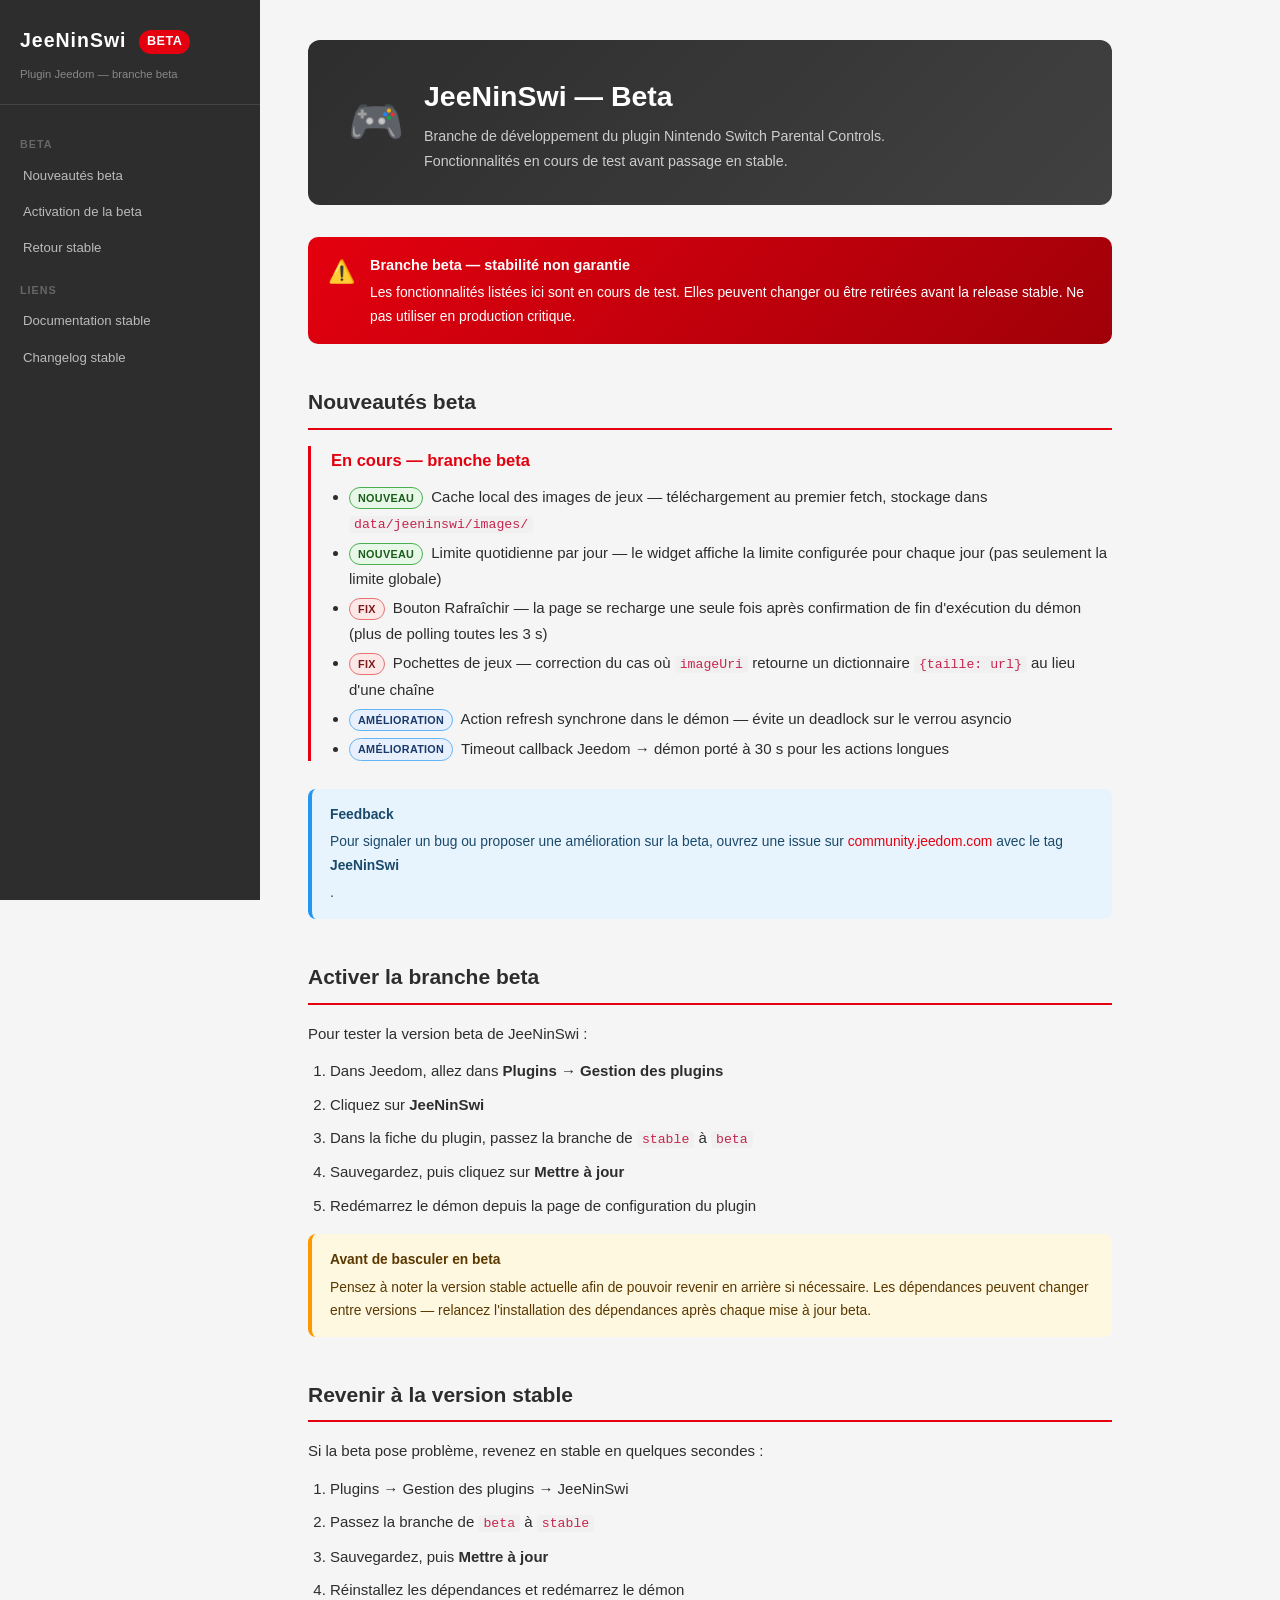
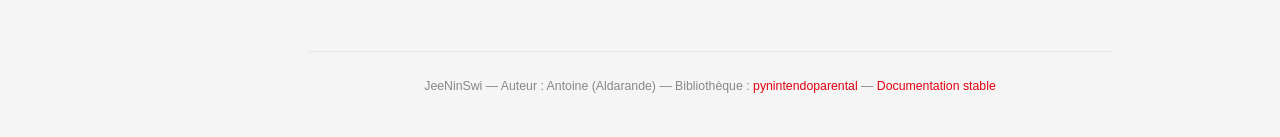
<file: docs/fr_FR/beta.html>
<!DOCTYPE html>
<html lang="fr">
<head>
<meta charset="UTF-8">
<meta name="viewport" content="width=device-width, initial-scale=1.0">
<title>JeeNinSwi — Beta</title>
<style>
  *, *::before, *::after { box-sizing: border-box; margin: 0; padding: 0; }
  body {
    font-family: -apple-system, BlinkMacSystemFont, 'Segoe UI', Roboto, sans-serif;
    font-size: 15px;
    line-height: 1.7;
    color: #2d2d2d;
    background: #f5f5f5;
  }
  a { color: #E4000F; text-decoration: none; }
  a:hover { text-decoration: underline; }

  .page-wrapper { display: flex; min-height: 100vh; }

  nav {
    width: 260px;
    flex-shrink: 0;
    background: #2d2d2d;
    color: #ccc;
    padding: 24px 0;
    position: sticky;
    top: 0;
    height: 100vh;
    overflow-y: auto;
  }
  nav .logo { padding: 0 20px 20px; border-bottom: 1px solid #444; margin-bottom: 16px; }
  nav .logo h1 { font-size: 1.3em; font-weight: 900; color: #fff; letter-spacing: 1px; }
  nav .logo .version { font-size: 0.75em; color: #888; margin-top: 2px; }
  nav .logo .beta-badge {
    display: inline-block;
    background: #E4000F;
    color: #fff;
    font-size: 0.65em;
    font-weight: 900;
    padding: 1px 8px;
    border-radius: 20px;
    letter-spacing: 0.5px;
    margin-left: 6px;
    vertical-align: middle;
    text-transform: uppercase;
  }
  nav ul { list-style: none; }
  nav ul li a {
    display: block;
    padding: 7px 20px;
    color: #bbb;
    font-size: 0.88em;
    border-left: 3px solid transparent;
    transition: all .15s;
  }
  nav ul li a:hover, nav ul li a.active {
    color: #fff;
    border-left-color: #E4000F;
    background: rgba(255,255,255,.05);
    text-decoration: none;
  }
  nav ul li.section-title {
    padding: 14px 20px 4px;
    font-size: 0.72em;
    font-weight: 700;
    color: #666;
    text-transform: uppercase;
    letter-spacing: 1px;
  }

  main { flex: 1; padding: 40px 48px; max-width: 900px; }

  h1 { font-size: 2em; font-weight: 900; color: #2d2d2d; margin-bottom: 8px; }
  h2 {
    font-size: 1.4em; font-weight: 800; color: #2d2d2d;
    margin: 40px 0 16px;
    padding-bottom: 8px;
    border-bottom: 2px solid #E4000F;
  }
  h3 { font-size: 1.1em; font-weight: 700; color: #414141; margin: 28px 0 10px; }
  p  { margin-bottom: 12px; }

  .page-header {
    background: linear-gradient(135deg, #2d2d2d 0%, #414141 100%);
    color: #fff;
    padding: 32px 40px;
    border-radius: 12px;
    margin-bottom: 32px;
    display: flex;
    align-items: center;
    gap: 20px;
  }
  .page-header .icon { font-size: 3em; flex-shrink: 0; }
  .page-header h1 { color: #fff; margin: 0 0 4px; font-size: 1.9em; }
  .page-header p  { color: rgba(255,255,255,.75); margin: 0; font-size: 0.95em; }

  .beta-banner {
    background: linear-gradient(135deg, #E4000F 0%, #a00009 100%);
    color: #fff;
    border-radius: 10px;
    padding: 16px 20px;
    margin-bottom: 28px;
    display: flex;
    align-items: flex-start;
    gap: 14px;
    font-size: 0.92em;
  }
  .beta-banner .bb-icon { font-size: 1.6em; flex-shrink: 0; }
  .beta-banner strong { display: block; font-size: 1.05em; margin-bottom: 4px; }

  .callout {
    padding: 14px 18px;
    border-radius: 8px;
    margin: 16px 0;
    border-left: 4px solid;
    font-size: 0.92em;
  }
  .callout.info    { background: #e8f4fd; border-color: #2196f3; color: #1a4a6b; }
  .callout.warning { background: #fff8e1; border-color: #ff9800; color: #5a3800; }
  .callout strong  { display: block; margin-bottom: 4px; }

  .changelog-entry {
    border-left: 3px solid #E4000F;
    padding-left: 20px;
    margin-bottom: 28px;
  }
  .changelog-entry h3 { margin-top: 0; color: #E4000F; }
  .changelog-entry ul { padding-left: 18px; margin-top: 8px; }
  .changelog-entry li { margin-bottom: 4px; }
  .changelog-entry .tag {
    display: inline-block;
    padding: 1px 8px;
    border-radius: 20px;
    font-size: 0.72em;
    font-weight: 700;
    text-transform: uppercase;
    letter-spacing: 0.3px;
    vertical-align: middle;
    margin-right: 4px;
  }
  .tag.new     { background: #e8f8e8; color: #1a5c1a; border: 1px solid #4caf50; }
  .tag.fix     { background: #fde8e8; color: #7a1a1a; border: 1px solid #e57373; }
  .tag.improve { background: #e8f0fd; color: #1a3a6b; border: 1px solid #64b5f6; }
  .tag.breaking{ background: #fff3e0; color: #5a3000; border: 1px solid #ffb74d; }

  code {
    font-family: 'SFMono-Regular', Consolas, 'Liberation Mono', Menlo, monospace;
    font-size: 0.88em;
    background: #f0f0f0;
    padding: 1px 5px;
    border-radius: 4px;
    color: #c7254e;
  }

  @media (max-width: 768px) {
    nav { display: none; }
    main { padding: 20px 18px; max-width: 100%; }
    .page-header { padding: 20px; }
  }
</style>
</head>
<body>
<div class="page-wrapper">

<nav>
  <div class="logo">
    <h1>JeeNinSwi <span class="beta-badge">Beta</span></h1>
    <div class="version">Plugin Jeedom — branche beta</div>
  </div>
  <ul>
    <li class="section-title">Beta</li>
    <li><a href="#beta-nouveautes">Nouveautés beta</a></li>
    <li><a href="#beta-installation">Activation de la beta</a></li>
    <li><a href="#beta-retour">Retour stable</a></li>

    <li class="section-title">Liens</li>
    <li><a href="index.html">Documentation stable</a></li>
    <li><a href="index.html#changelog">Changelog stable</a></li>
  </ul>
</nav>

<main>

  <div class="page-header">
    <div class="icon">🎮</div>
    <div>
      <h1>JeeNinSwi — Beta</h1>
      <p>Branche de développement du plugin Nintendo Switch Parental Controls.<br>
         Fonctionnalités en cours de test avant passage en stable.</p>
    </div>
  </div>

  <div class="beta-banner">
    <div class="bb-icon">⚠️</div>
    <div>
      <strong>Branche beta — stabilité non garantie</strong>
      Les fonctionnalités listées ici sont en cours de test. Elles peuvent changer ou être
      retirées avant la release stable. Ne pas utiliser en production critique.
    </div>
  </div>

  <!-- ── Nouveautés beta ───────────────────────────────────────────────── -->
  <h2 id="beta-nouveautes">Nouveautés beta</h2>

  <div class="changelog-entry">
    <h3>En cours — branche beta</h3>
    <ul>
      <li><span class="tag new">Nouveau</span> Cache local des images de jeux — téléchargement au premier fetch, stockage dans <code>data/jeeninswi/images/</code></li>
      <li><span class="tag new">Nouveau</span> Limite quotidienne par jour — le widget affiche la limite configurée pour chaque jour (pas seulement la limite globale)</li>
      <li><span class="tag fix">Fix</span> Bouton Rafraîchir — la page se recharge une seule fois après confirmation de fin d'exécution du démon (plus de polling toutes les 3 s)</li>
      <li><span class="tag fix">Fix</span> Pochettes de jeux — correction du cas où <code>imageUri</code> retourne un dictionnaire <code>{taille: url}</code> au lieu d'une chaîne</li>
      <li><span class="tag improve">Amélioration</span> Action refresh synchrone dans le démon — évite un deadlock sur le verrou asyncio</li>
      <li><span class="tag improve">Amélioration</span> Timeout callback Jeedom → démon porté à 30 s pour les actions longues</li>
    </ul>
  </div>

  <div class="callout info">
    <strong>Feedback</strong>
    Pour signaler un bug ou proposer une amélioration sur la beta, ouvrez une issue sur
    <a href="https://community.jeedom.com">community.jeedom.com</a> avec le tag
    <strong>JeeNinSwi</strong>.
  </div>

  <!-- ── Activation de la beta ────────────────────────────────────────── -->
  <h2 id="beta-installation">Activer la branche beta</h2>

  <p>Pour tester la version beta de JeeNinSwi :</p>

  <ol style="padding-left:22px;margin:12px 0;">
    <li style="margin-bottom:8px;">Dans Jeedom, allez dans <strong>Plugins &rarr; Gestion des plugins</strong></li>
    <li style="margin-bottom:8px;">Cliquez sur <strong>JeeNinSwi</strong></li>
    <li style="margin-bottom:8px;">Dans la fiche du plugin, passez la branche de <code>stable</code> à <code>beta</code></li>
    <li style="margin-bottom:8px;">Sauvegardez, puis cliquez sur <strong>Mettre à jour</strong></li>
    <li>Redémarrez le démon depuis la page de configuration du plugin</li>
  </ol>

  <div class="callout warning">
    <strong>Avant de basculer en beta</strong>
    Pensez à noter la version stable actuelle afin de pouvoir revenir en arrière si nécessaire.
    Les dépendances peuvent changer entre versions — relancez l'installation des dépendances
    après chaque mise à jour beta.
  </div>

  <!-- ── Retour en stable ──────────────────────────────────────────────── -->
  <h2 id="beta-retour">Revenir à la version stable</h2>

  <p>Si la beta pose problème, revenez en stable en quelques secondes :</p>

  <ol style="padding-left:22px;margin:12px 0;">
    <li style="margin-bottom:8px;">Plugins &rarr; Gestion des plugins &rarr; JeeNinSwi</li>
    <li style="margin-bottom:8px;">Passez la branche de <code>beta</code> à <code>stable</code></li>
    <li style="margin-bottom:8px;">Sauvegardez, puis <strong>Mettre à jour</strong></li>
    <li>Réinstallez les dépendances et redémarrez le démon</li>
  </ol>

  <div style="margin-top:48px;padding-top:24px;border-top:1px solid #e8e8e8;font-size:0.82em;color:#888;text-align:center;">
    JeeNinSwi — Auteur : Antoine (Aldarande) —
    Bibliothèque : <a href="https://github.com/pantherale0/pynintendoparental">pynintendoparental</a> —
    <a href="index.html">Documentation stable</a>
  </div>

</main>
</div>

<script>
(function() {
  var links = document.querySelectorAll('nav a[href^="#"]');
  var sections = Array.from(links).map(function(l) {
    return document.querySelector(l.getAttribute('href'));
  });
  function onScroll() {
    var scrollY = window.scrollY + 80;
    var active = null;
    for (var i = 0; i < sections.length; i++) {
      if (sections[i] && sections[i].offsetTop <= scrollY) active = links[i];
    }
    links.forEach(function(l) { l.classList.remove('active'); });
    if (active) active.classList.add('active');
  }
  window.addEventListener('scroll', onScroll);
  onScroll();
})();
</script>
</body>
</html>
</file>
